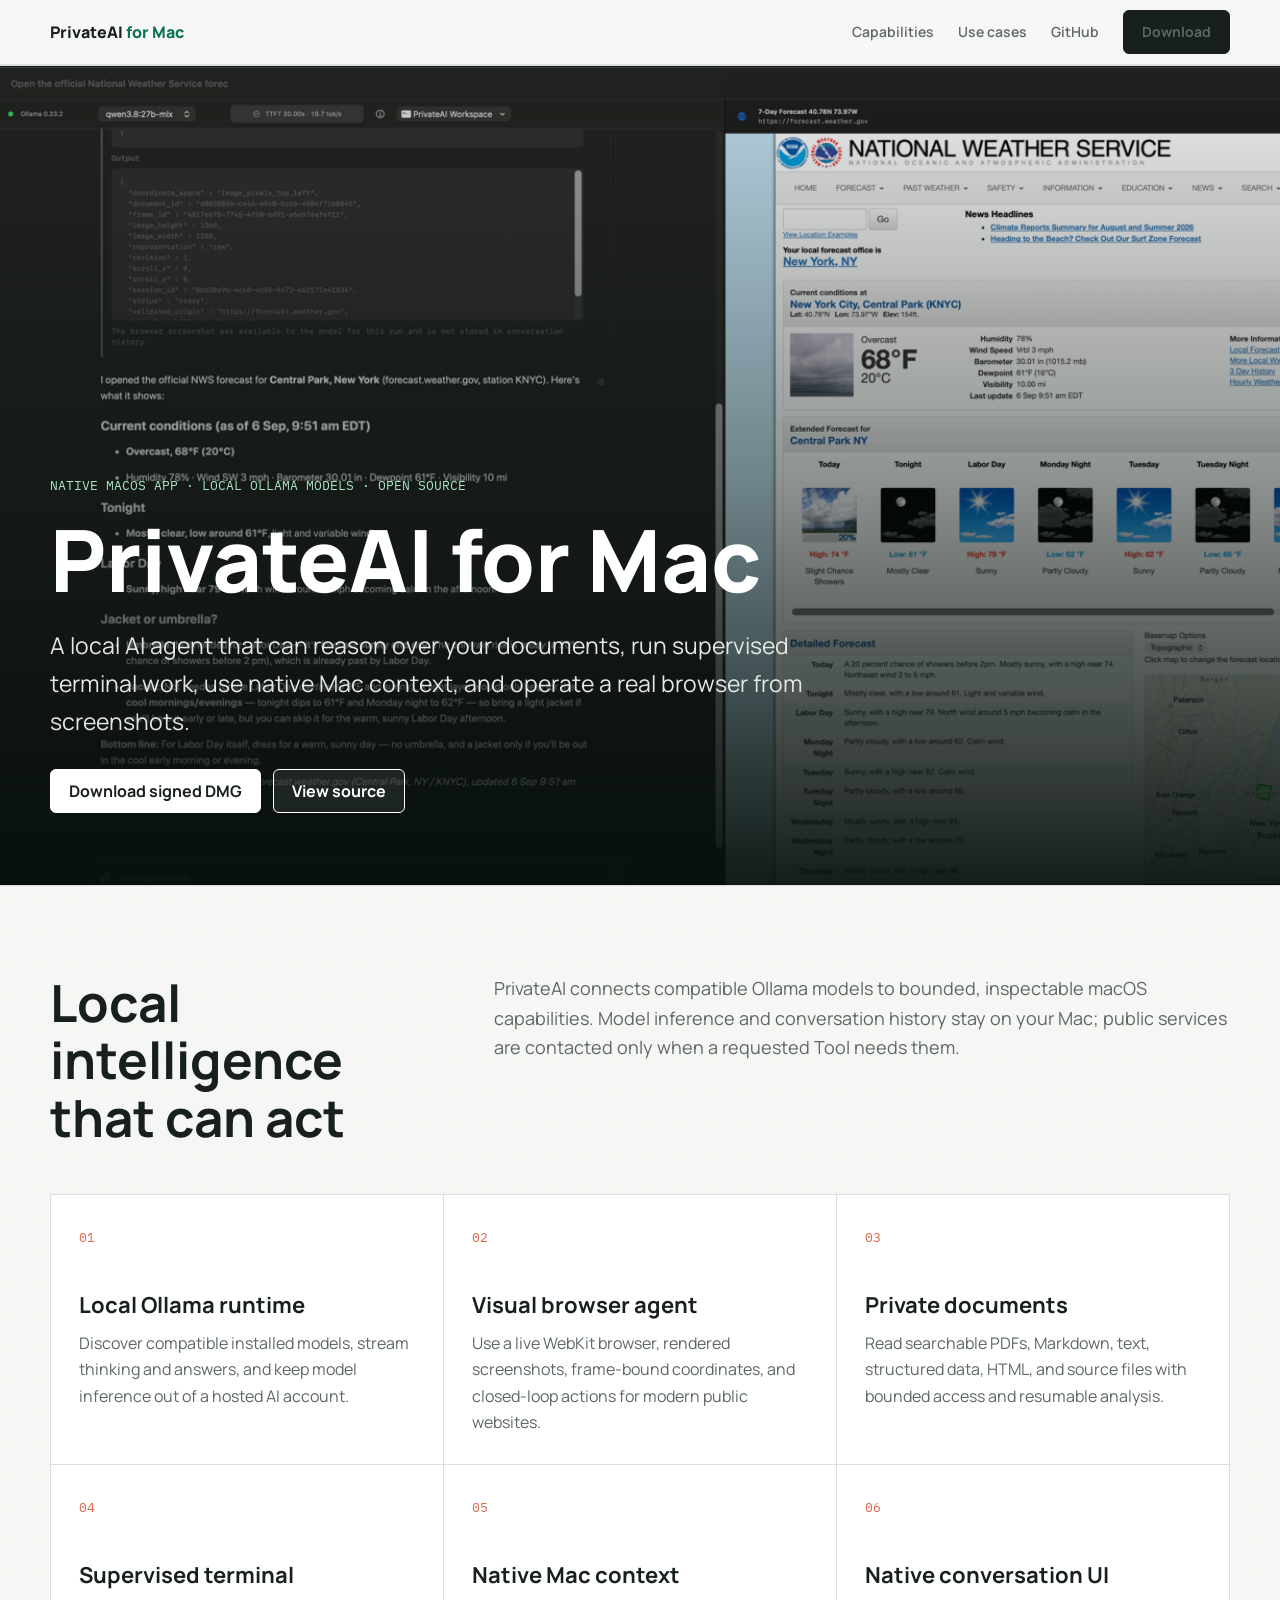
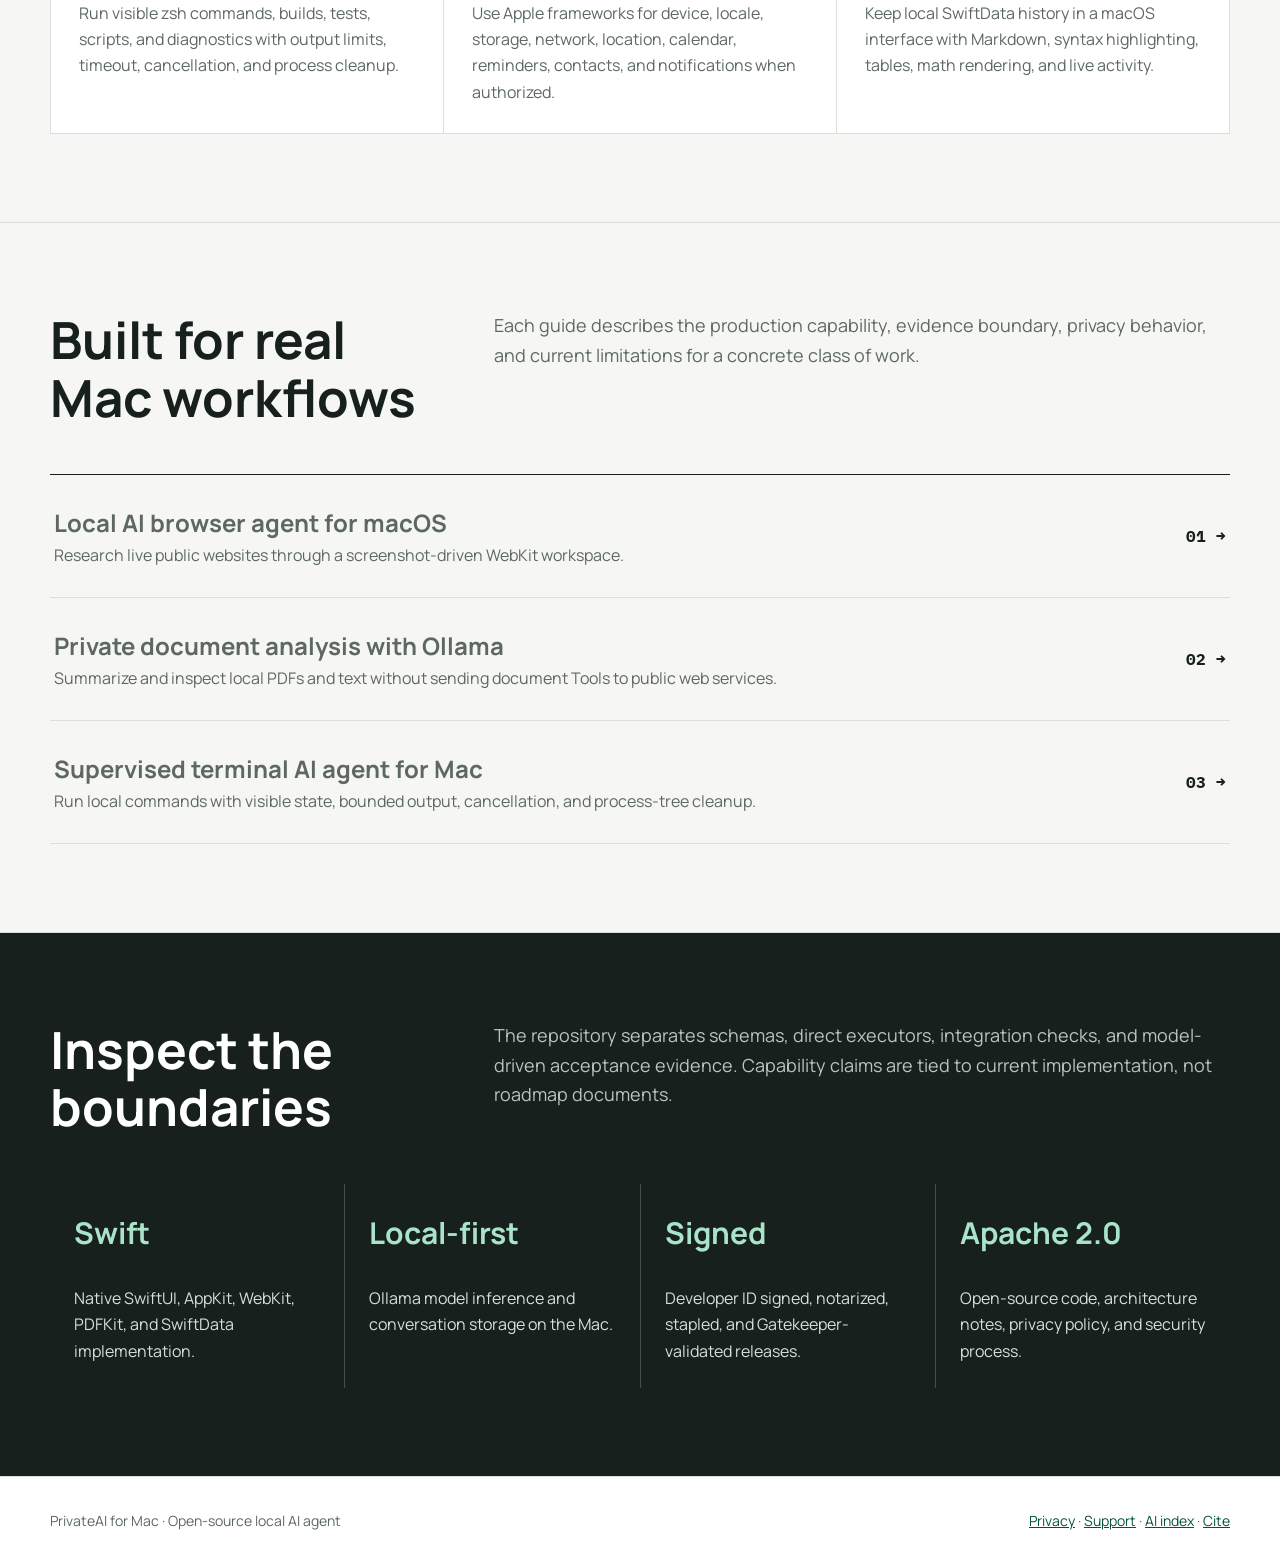
<file: docs/index.html>
<!doctype html>
<html lang="en">
<head>
  <meta charset="utf-8">
  <meta name="viewport" content="width=device-width, initial-scale=1">
  <title>PrivateAI for Mac — Local AI Agent powered by Ollama</title>
  <meta name="description" content="PrivateAI for Mac is an open-source native macOS AI agent for local Ollama models, private document analysis, supervised terminal work, and visual browser computer use.">
  <meta name="keywords" content="PrivateAI for Mac, local AI agent, macOS AI assistant, Ollama Mac app, on-device AI, private AI, local LLM, browser computer use, document analysis">
  <link rel="canonical" href="https://jacobjiangwei.github.io/PrivateAI-for-Mac/">
  <link rel="icon" href="favicon.png" type="image/png">
  <link rel="stylesheet" href="styles.css">
  <meta property="og:type" content="website">
  <meta property="og:title" content="PrivateAI for Mac — Local AI Agent powered by Ollama">
  <meta property="og:description" content="A native macOS agent for local Ollama models, documents, supervised terminal work, native Mac context, and visual browser tasks.">
  <meta property="og:url" content="https://jacobjiangwei.github.io/PrivateAI-for-Mac/">
  <meta property="og:image" content="https://jacobjiangwei.github.io/PrivateAI-for-Mac/images/privateai-browser-workspace.png">
  <meta name="twitter:card" content="summary_large_image">
  <script type="application/ld+json">
  {
    "@context": "https://schema.org",
    "@type": "SoftwareApplication",
    "name": "PrivateAI for Mac",
    "alternateName": "PrivateAI",
    "applicationCategory": "UtilitiesApplication",
    "operatingSystem": "macOS",
    "description": "Open-source native macOS AI agent for local Ollama models, private document analysis, supervised terminal work, native Mac context, and screenshot-driven browser computer use.",
    "url": "https://jacobjiangwei.github.io/PrivateAI-for-Mac/",
    "downloadUrl": "https://github.com/jacobjiangwei/PrivateAI-for-Mac/releases/latest",
    "softwareHelp": "https://github.com/jacobjiangwei/PrivateAI-for-Mac/blob/main/docs/support.md",
    "license": "https://www.apache.org/licenses/LICENSE-2.0",
    "codeRepository": "https://github.com/jacobjiangwei/PrivateAI-for-Mac",
    "image": "https://jacobjiangwei.github.io/PrivateAI-for-Mac/images/privateai-browser-workspace.png",
    "offers": {"@type": "Offer", "price": "0", "priceCurrency": "USD"}
  }
  </script>
</head>
<body>
  <header class="site-header">
    <nav class="nav" aria-label="Primary navigation">
      <a class="brand" href="./">PrivateAI <span>for Mac</span></a>
      <div class="nav-links">
        <a href="#capabilities">Capabilities</a>
        <a href="#use-cases">Use cases</a>
        <a href="https://github.com/jacobjiangwei/PrivateAI-for-Mac">GitHub</a>
        <a class="button" href="https://github.com/jacobjiangwei/PrivateAI-for-Mac/releases/latest">Download</a>
      </div>
    </nav>
  </header>

  <main>
    <section class="hero" aria-labelledby="hero-title">
      <img class="hero-image" src="images/privateai-browser-workspace.png" alt="PrivateAI for Mac answering a Central Park weather question using the National Weather Service website">
      <div class="hero-content">
        <p class="eyebrow">Native macOS app · Local Ollama models · Open source</p>
        <h1 id="hero-title">PrivateAI for Mac</h1>
        <p class="hero-copy">A local AI agent that can reason over your documents, run supervised terminal work, use native Mac context, and operate a real browser from screenshots.</p>
        <div class="actions">
          <a class="button" href="https://github.com/jacobjiangwei/PrivateAI-for-Mac/releases/latest">Download signed DMG</a>
          <a class="button secondary" href="https://github.com/jacobjiangwei/PrivateAI-for-Mac">View source</a>
        </div>
      </div>
    </section>

    <section id="capabilities">
      <div class="section-inner">
        <div class="section-heading">
          <h2>Local intelligence that can act</h2>
          <p>PrivateAI connects compatible Ollama models to bounded, inspectable macOS capabilities. Model inference and conversation history stay on your Mac; public services are contacted only when a requested Tool needs them.</p>
        </div>
        <div class="capabilities">
          <article class="capability"><span class="number">01</span><h3>Local Ollama runtime</h3><p>Discover compatible installed models, stream thinking and answers, and keep model inference out of a hosted AI account.</p></article>
          <article class="capability"><span class="number">02</span><h3>Visual browser agent</h3><p>Use a live WebKit browser, rendered screenshots, frame-bound coordinates, and closed-loop actions for modern public websites.</p></article>
          <article class="capability"><span class="number">03</span><h3>Private documents</h3><p>Read searchable PDFs, Markdown, text, structured data, HTML, and source files with bounded access and resumable analysis.</p></article>
          <article class="capability"><span class="number">04</span><h3>Supervised terminal</h3><p>Run visible zsh commands, builds, tests, scripts, and diagnostics with output limits, timeout, cancellation, and process cleanup.</p></article>
          <article class="capability"><span class="number">05</span><h3>Native Mac context</h3><p>Use Apple frameworks for device, locale, storage, network, location, calendar, reminders, contacts, and notifications when authorized.</p></article>
          <article class="capability"><span class="number">06</span><h3>Native conversation UI</h3><p>Keep local SwiftData history in a macOS interface with Markdown, syntax highlighting, tables, math rendering, and live activity.</p></article>
        </div>
      </div>
    </section>

    <section id="use-cases">
      <div class="section-inner">
        <div class="section-heading">
          <h2>Built for real Mac workflows</h2>
          <p>Each guide describes the production capability, evidence boundary, privacy behavior, and current limitations for a concrete class of work.</p>
        </div>
        <div class="use-case-list">
          <a class="use-case-link" href="use-cases/local-ai-browser-agent.html"><span><strong>Local AI browser agent for macOS</strong>Research live public websites through a screenshot-driven WebKit workspace.</span><b>01 →</b></a>
          <a class="use-case-link" href="use-cases/private-document-analysis.html"><span><strong>Private document analysis with Ollama</strong>Summarize and inspect local PDFs and text without sending document Tools to public web services.</span><b>02 →</b></a>
          <a class="use-case-link" href="use-cases/supervised-terminal-agent.html"><span><strong>Supervised terminal AI agent for Mac</strong>Run local commands with visible state, bounded output, cancellation, and process-tree cleanup.</span><b>03 →</b></a>
        </div>
      </div>
    </section>

    <section class="proof">
      <div class="section-inner">
        <div class="section-heading">
          <h2>Inspect the boundaries</h2>
          <p>The repository separates schemas, direct executors, integration checks, and model-driven acceptance evidence. Capability claims are tied to current implementation, not roadmap documents.</p>
        </div>
        <div class="fact-grid">
          <div class="fact"><strong>Swift</strong><span>Native SwiftUI, AppKit, WebKit, PDFKit, and SwiftData implementation.</span></div>
          <div class="fact"><strong>Local-first</strong><span>Ollama model inference and conversation storage on the Mac.</span></div>
          <div class="fact"><strong>Signed</strong><span>Developer ID signed, notarized, stapled, and Gatekeeper-validated releases.</span></div>
          <div class="fact"><strong>Apache 2.0</strong><span>Open-source code, architecture notes, privacy policy, and security process.</span></div>
        </div>
      </div>
    </section>
  </main>

  <footer>
    <div class="footer-inner">
      <span>PrivateAI for Mac · Open-source local AI agent</span>
      <span><a href="privacy-policy.html">Privacy</a> · <a href="support.html">Support</a> · <a href="llms.txt">AI index</a> · <a href="https://github.com/jacobjiangwei/PrivateAI-for-Mac/blob/main/CITATION.cff">Cite</a></span>
    </div>
  </footer>
</body>
</html>
</file>
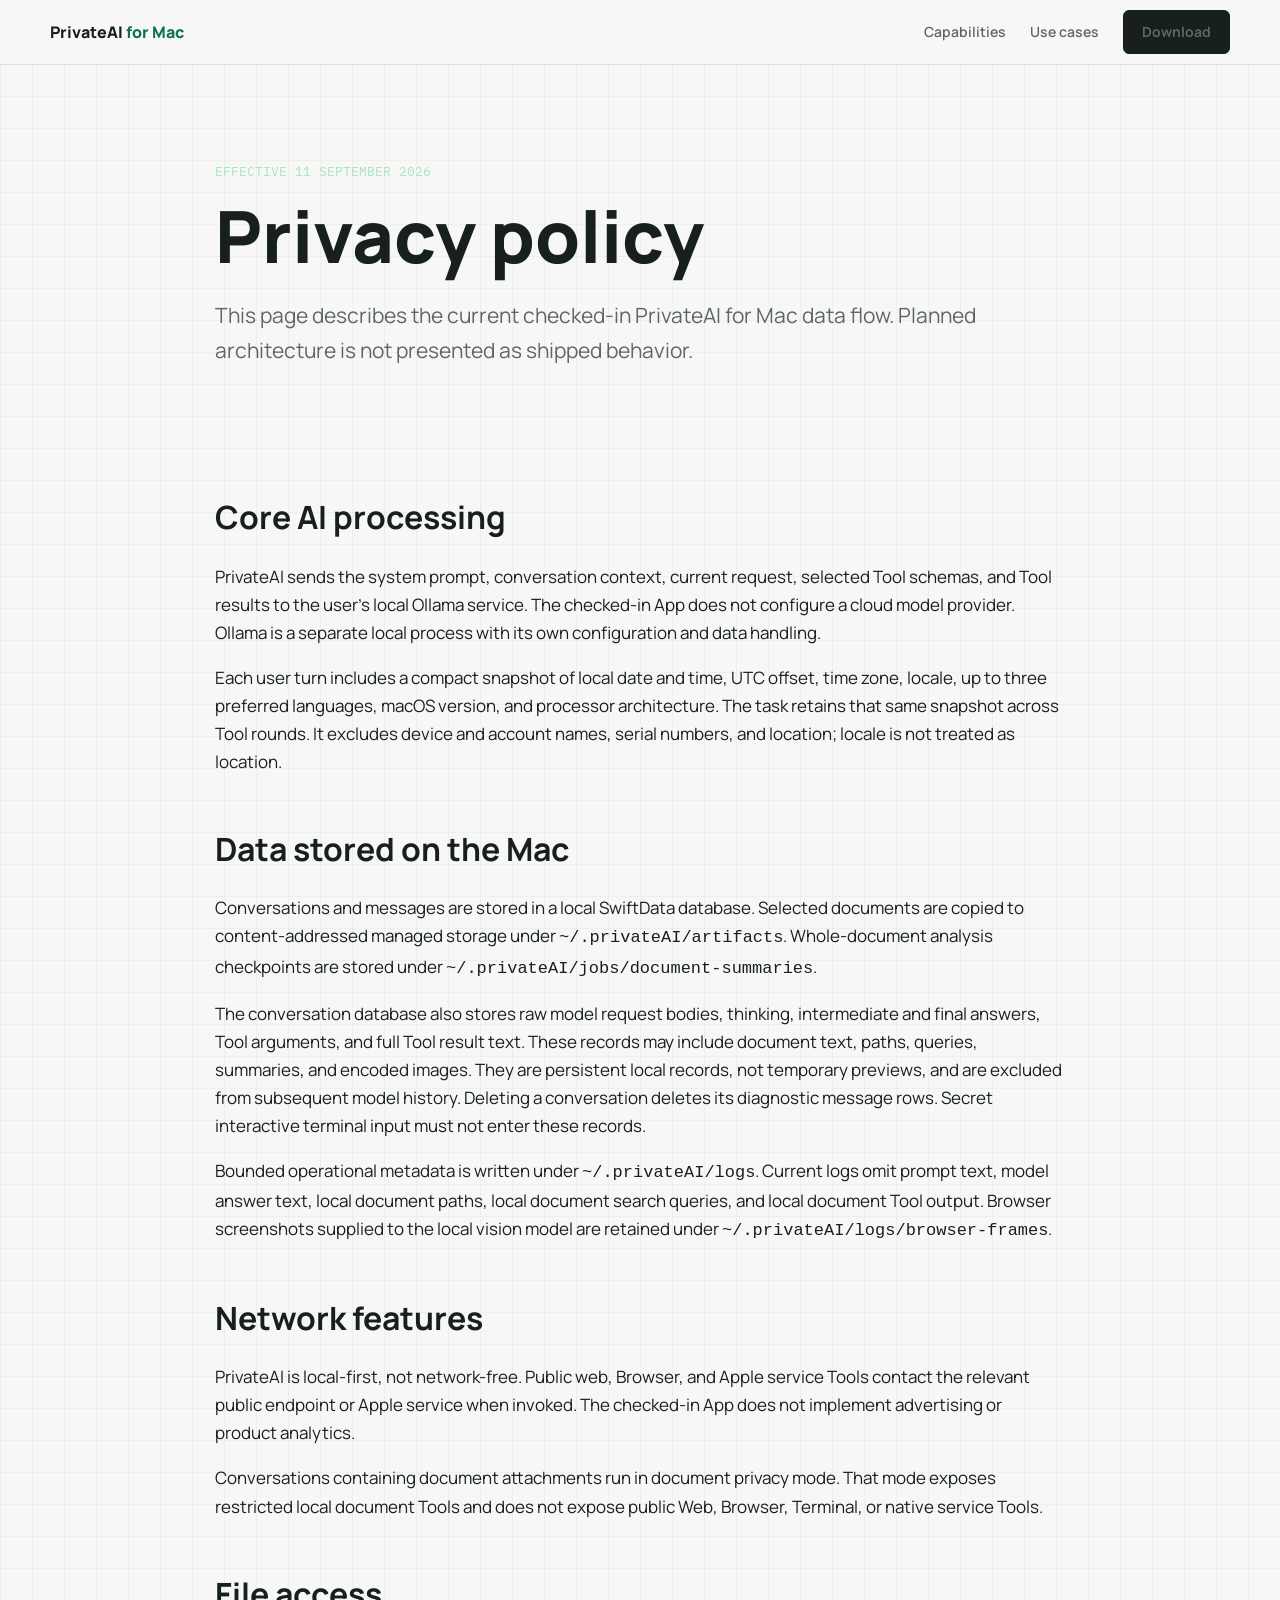
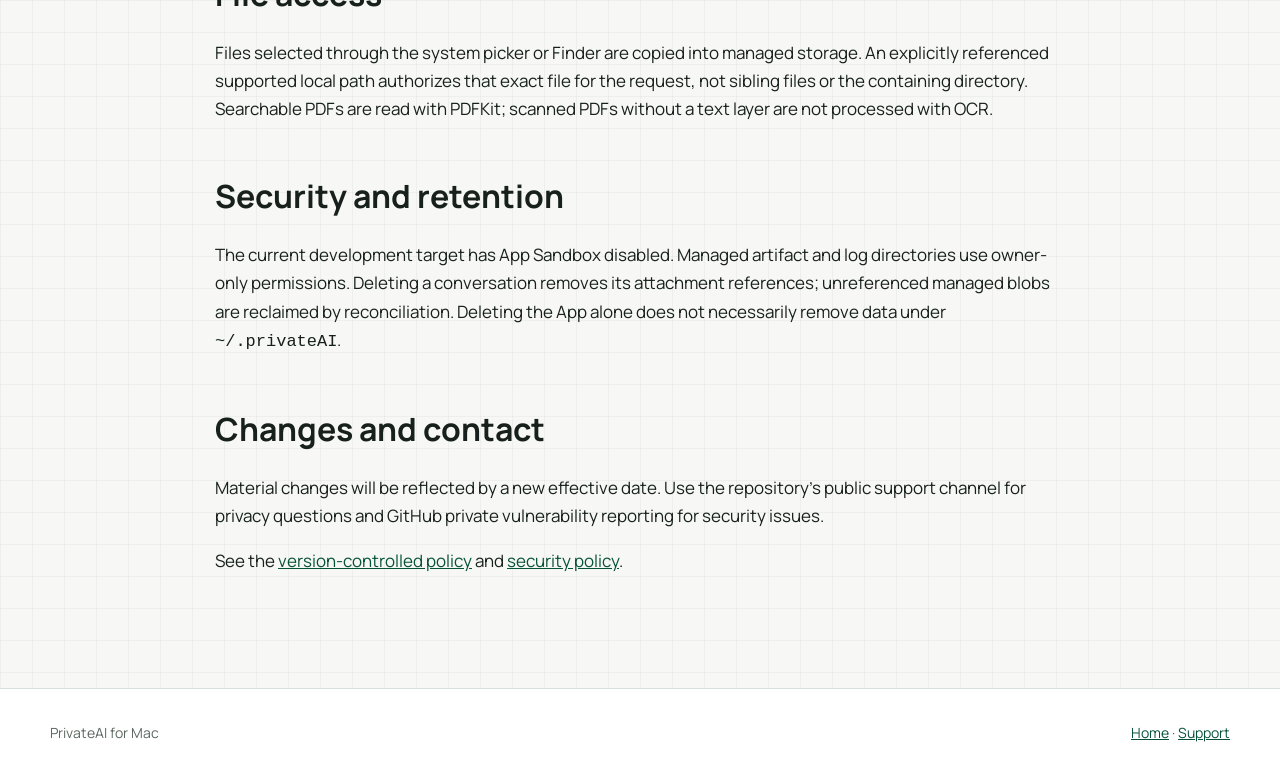
<file: docs/privacy-policy.html>
<!doctype html>
<html lang="en">
<head>
  <meta charset="utf-8"><meta name="viewport" content="width=device-width, initial-scale=1">
  <title>Privacy Policy — PrivateAI for Mac</title>
  <meta name="description" content="Privacy model and current data flows for PrivateAI for Mac, a local Ollama-powered macOS AI agent.">
  <link rel="canonical" href="https://jacobjiangwei.github.io/PrivateAI-for-Mac/privacy-policy.html">
  <link rel="icon" href="favicon.png" type="image/png">
  <link rel="stylesheet" href="styles.css">
</head>
<body>
  <header class="site-header"><nav class="nav" aria-label="Primary navigation"><a class="brand" href="./">PrivateAI <span>for Mac</span></a><div class="nav-links"><a href="./#capabilities">Capabilities</a><a href="./#use-cases">Use cases</a><a class="button" href="https://github.com/jacobjiangwei/PrivateAI-for-Mac/releases/latest">Download</a></div></nav></header>
  <main>
    <header class="article-header"><p class="eyebrow">Effective 11 September 2026</p><h1>Privacy policy</h1><p class="lede">This page describes the current checked-in PrivateAI for Mac data flow. Planned architecture is not presented as shipped behavior.</p></header>
    <article class="article-body">
      <h2>Core AI processing</h2>
      <p>PrivateAI sends the system prompt, conversation context, current request, selected Tool schemas, and Tool results to the user's local Ollama service. The checked-in App does not configure a cloud model provider. Ollama is a separate local process with its own configuration and data handling.</p>
      <p>Each user turn includes a compact snapshot of local date and time, UTC offset, time zone, locale, up to three preferred languages, macOS version, and processor architecture. The task retains that same snapshot across Tool rounds. It excludes device and account names, serial numbers, and location; locale is not treated as location.</p>
      <h2>Data stored on the Mac</h2>
      <p>Conversations and messages are stored in a local SwiftData database. Selected documents are copied to content-addressed managed storage under <code>~/.privateAI/artifacts</code>. Whole-document analysis checkpoints are stored under <code>~/.privateAI/jobs/document-summaries</code>.</p>
      <p>The conversation database also stores raw model request bodies, thinking, intermediate and final answers, Tool arguments, and full Tool result text. These records may include document text, paths, queries, summaries, and encoded images. They are persistent local records, not temporary previews, and are excluded from subsequent model history. Deleting a conversation deletes its diagnostic message rows. Secret interactive terminal input must not enter these records.</p>
      <p>Bounded operational metadata is written under <code>~/.privateAI/logs</code>. Current logs omit prompt text, model answer text, local document paths, local document search queries, and local document Tool output. Browser screenshots supplied to the local vision model are retained under <code>~/.privateAI/logs/browser-frames</code>.</p>
      <h2>Network features</h2>
      <p>PrivateAI is local-first, not network-free. Public web, Browser, and Apple service Tools contact the relevant public endpoint or Apple service when invoked. The checked-in App does not implement advertising or product analytics.</p>
      <p>Conversations containing document attachments run in document privacy mode. That mode exposes restricted local document Tools and does not expose public Web, Browser, Terminal, or native service Tools.</p>
      <h2>File access</h2>
      <p>Files selected through the system picker or Finder are copied into managed storage. An explicitly referenced supported local path authorizes that exact file for the request, not sibling files or the containing directory. Searchable PDFs are read with PDFKit; scanned PDFs without a text layer are not processed with OCR.</p>
      <h2>Security and retention</h2>
      <p>The current development target has App Sandbox disabled. Managed artifact and log directories use owner-only permissions. Deleting a conversation removes its attachment references; unreferenced managed blobs are reclaimed by reconciliation. Deleting the App alone does not necessarily remove data under <code>~/.privateAI</code>.</p>
      <h2>Changes and contact</h2>
      <p>Material changes will be reflected by a new effective date. Use the repository's public support channel for privacy questions and GitHub private vulnerability reporting for security issues.</p>
      <p>See the <a href="https://github.com/jacobjiangwei/PrivateAI-for-Mac/blob/main/docs/privacy-policy.md">version-controlled policy</a> and <a href="https://github.com/jacobjiangwei/PrivateAI-for-Mac/security/policy">security policy</a>.</p>
    </article>
  </main>
  <footer><div class="footer-inner"><span>PrivateAI for Mac</span><span><a href="./">Home</a> · <a href="support.html">Support</a></span></div></footer>
</body>
</html>
</file>
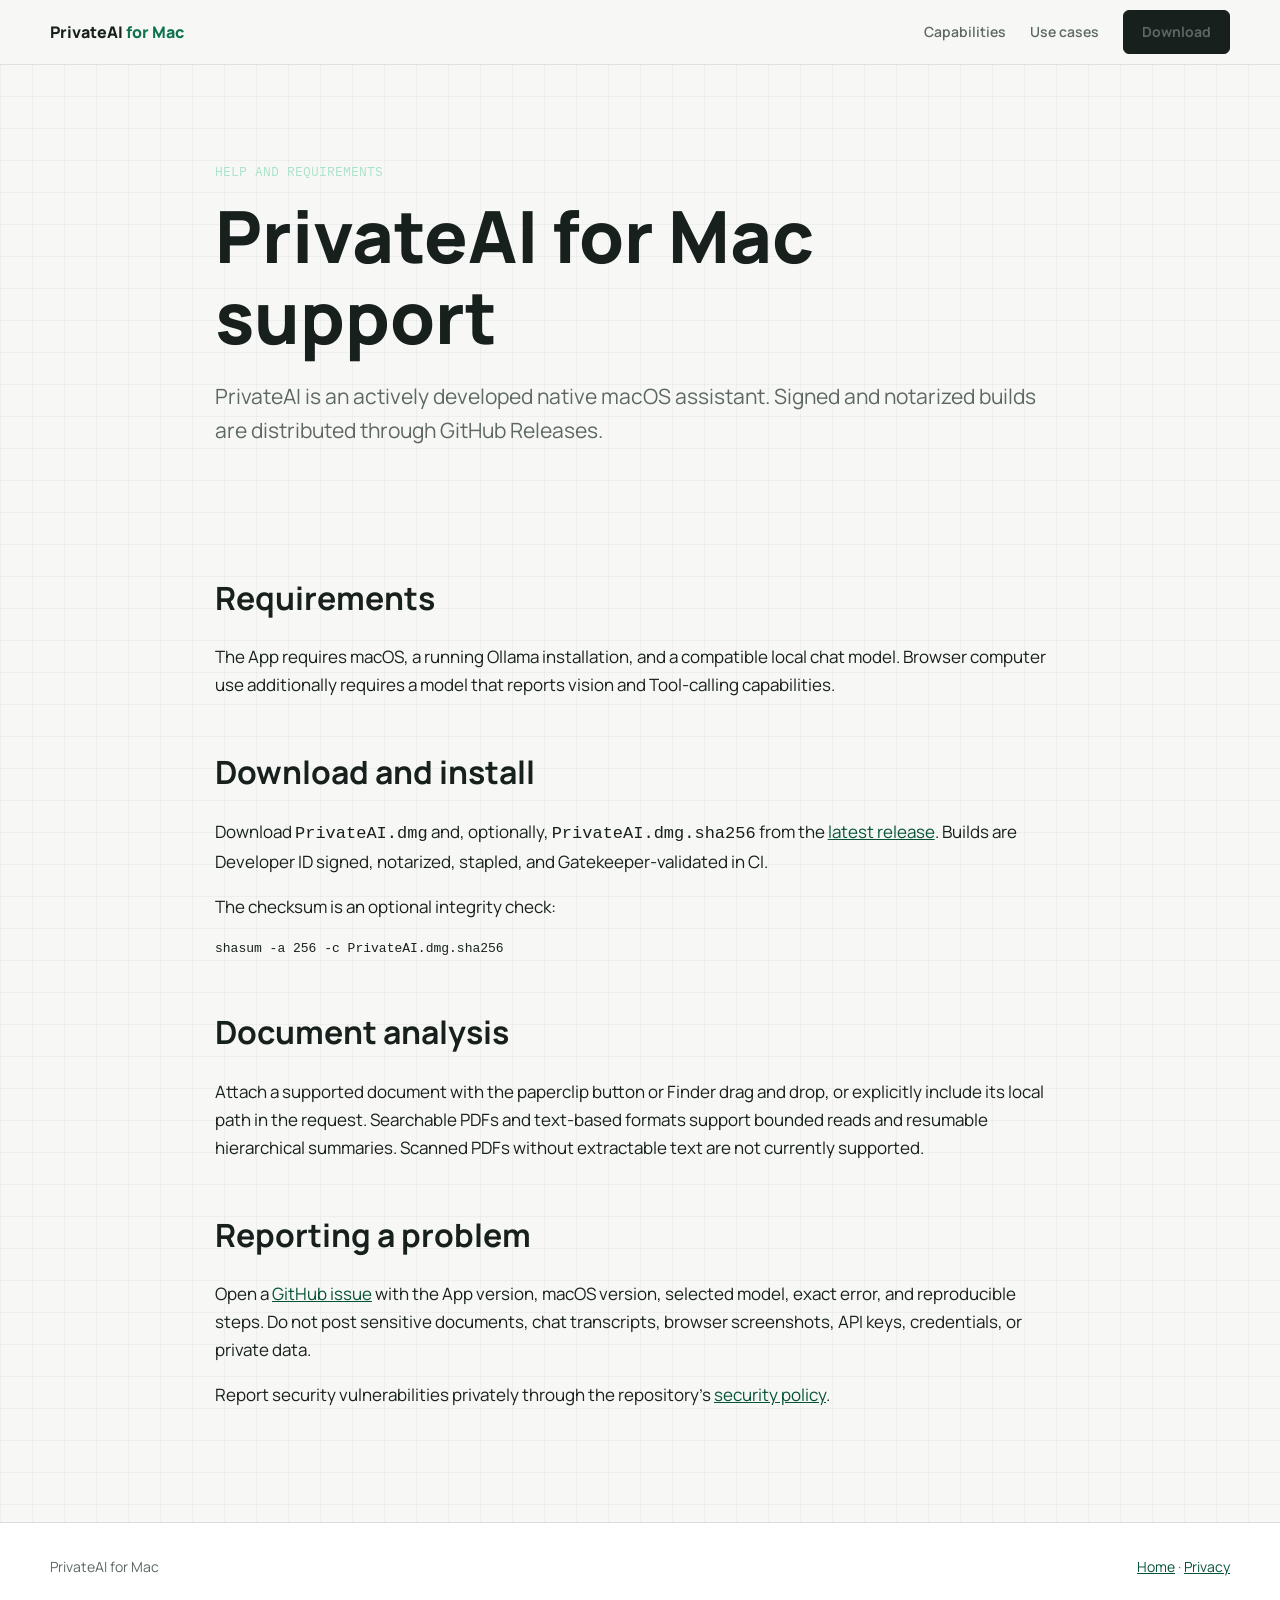
<file: docs/support.html>
<!doctype html>
<html lang="en">
<head>
  <meta charset="utf-8"><meta name="viewport" content="width=device-width, initial-scale=1">
  <title>Support — PrivateAI for Mac</title>
  <meta name="description" content="Download help, requirements, document support, and issue reporting guidance for PrivateAI for Mac.">
  <link rel="canonical" href="https://jacobjiangwei.github.io/PrivateAI-for-Mac/support.html">
  <link rel="icon" href="favicon.png" type="image/png">
  <link rel="stylesheet" href="styles.css">
</head>
<body>
  <header class="site-header"><nav class="nav" aria-label="Primary navigation"><a class="brand" href="./">PrivateAI <span>for Mac</span></a><div class="nav-links"><a href="./#capabilities">Capabilities</a><a href="./#use-cases">Use cases</a><a class="button" href="https://github.com/jacobjiangwei/PrivateAI-for-Mac/releases/latest">Download</a></div></nav></header>
  <main>
    <header class="article-header"><p class="eyebrow">Help and requirements</p><h1>PrivateAI for Mac support</h1><p class="lede">PrivateAI is an actively developed native macOS assistant. Signed and notarized builds are distributed through GitHub Releases.</p></header>
    <article class="article-body">
      <h2>Requirements</h2>
      <p>The App requires macOS, a running Ollama installation, and a compatible local chat model. Browser computer use additionally requires a model that reports vision and Tool-calling capabilities.</p>
      <h2>Download and install</h2>
      <p>Download <code>PrivateAI.dmg</code> and, optionally, <code>PrivateAI.dmg.sha256</code> from the <a href="https://github.com/jacobjiangwei/PrivateAI-for-Mac/releases/latest">latest release</a>. Builds are Developer ID signed, notarized, stapled, and Gatekeeper-validated in CI.</p>
      <p>The checksum is an optional integrity check:</p>
      <pre><code>shasum -a 256 -c PrivateAI.dmg.sha256</code></pre>
      <h2>Document analysis</h2>
      <p>Attach a supported document with the paperclip button or Finder drag and drop, or explicitly include its local path in the request. Searchable PDFs and text-based formats support bounded reads and resumable hierarchical summaries. Scanned PDFs without extractable text are not currently supported.</p>
      <h2>Reporting a problem</h2>
      <p>Open a <a href="https://github.com/jacobjiangwei/PrivateAI-for-Mac/issues">GitHub issue</a> with the App version, macOS version, selected model, exact error, and reproducible steps. Do not post sensitive documents, chat transcripts, browser screenshots, API keys, credentials, or private data.</p>
      <p>Report security vulnerabilities privately through the repository's <a href="https://github.com/jacobjiangwei/PrivateAI-for-Mac/security/policy">security policy</a>.</p>
    </article>
  </main>
  <footer><div class="footer-inner"><span>PrivateAI for Mac</span><span><a href="./">Home</a> · <a href="privacy-policy.html">Privacy</a></span></div></footer>
</body>
</html>
</file>
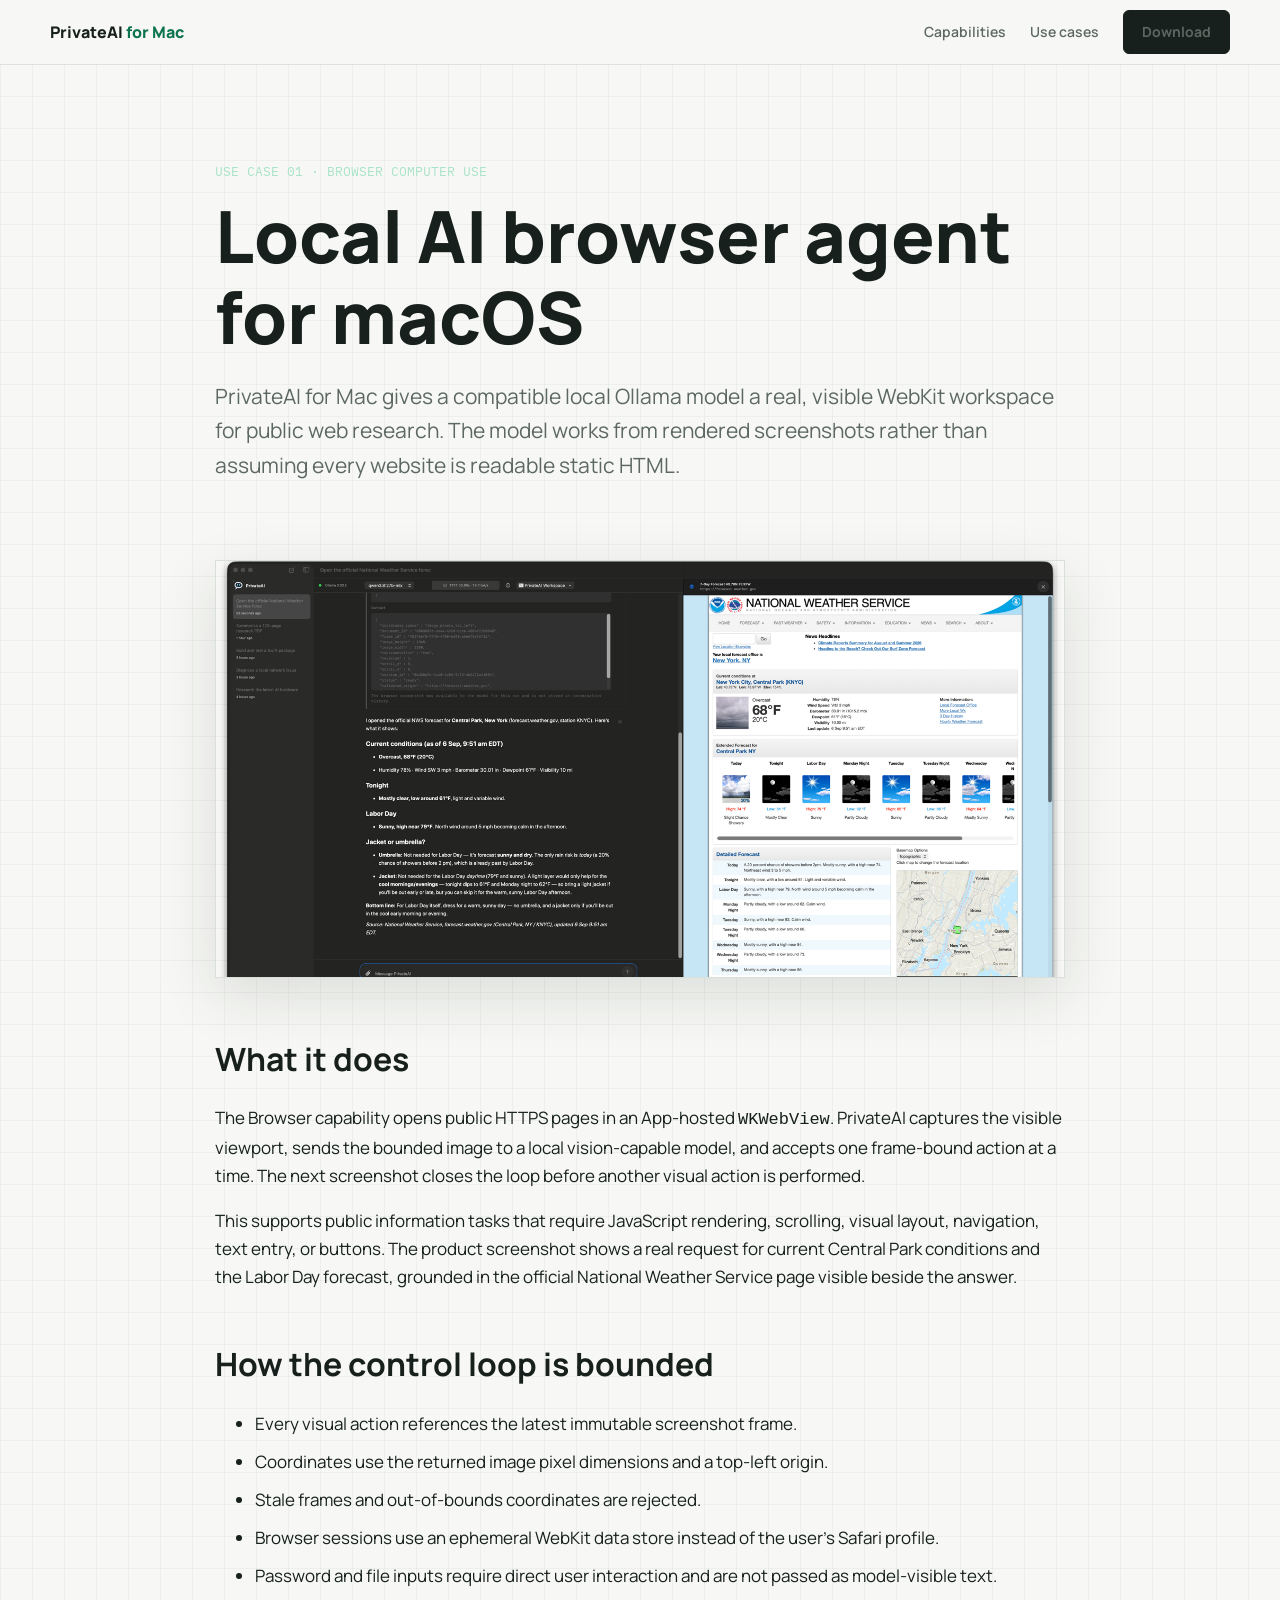
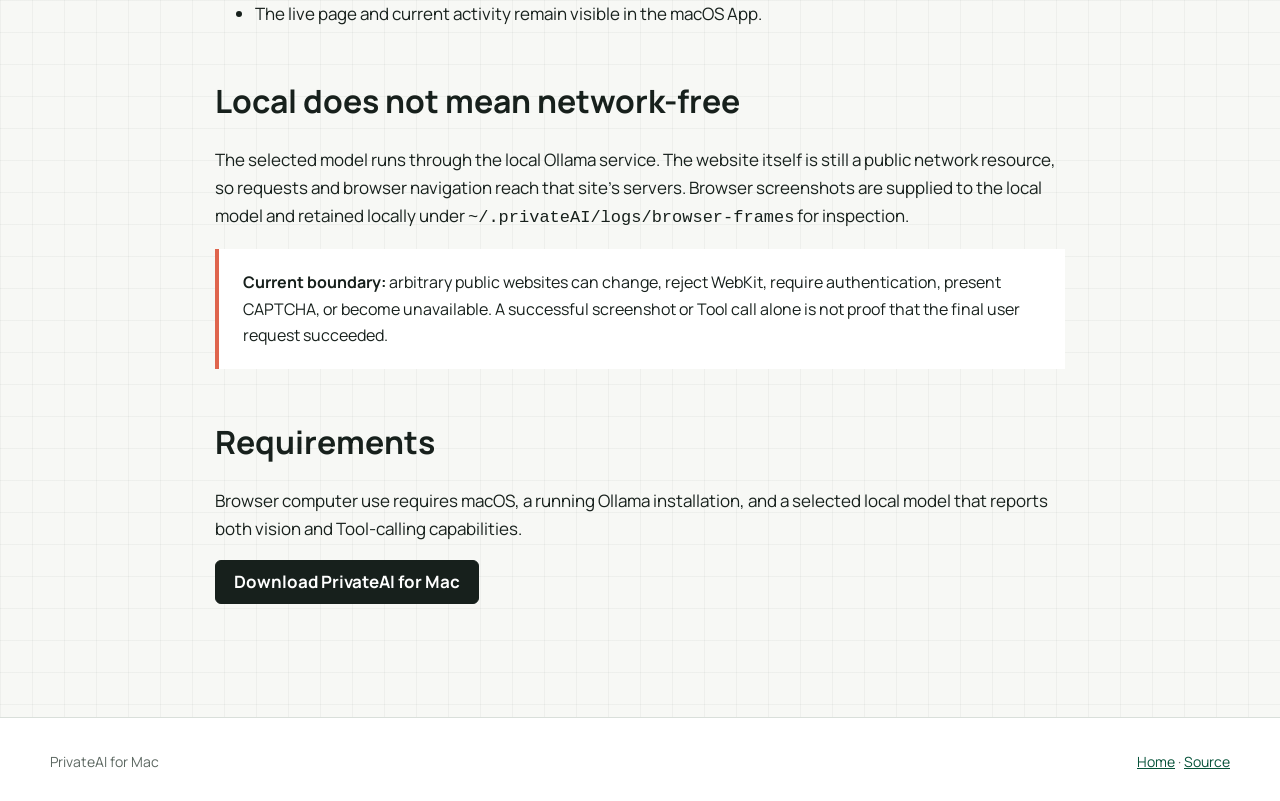
<file: docs/use-cases/local-ai-browser-agent.html>
<!doctype html>
<html lang="en">
<head>
  <meta charset="utf-8"><meta name="viewport" content="width=device-width, initial-scale=1">
  <title>Local AI Browser Agent for macOS — PrivateAI for Mac</title>
  <meta name="description" content="Use a local Ollama vision model with a real WebKit browser on macOS for screenshot-driven public web research and interaction.">
  <link rel="canonical" href="https://jacobjiangwei.github.io/PrivateAI-for-Mac/use-cases/local-ai-browser-agent.html">
  <link rel="icon" href="../favicon.png" type="image/png">
  <link rel="stylesheet" href="../styles.css">
  <meta property="og:title" content="Local AI Browser Agent for macOS">
  <meta property="og:description" content="How PrivateAI for Mac uses local Ollama vision models and screenshot-driven WebKit browser computer use.">
  <meta property="og:image" content="https://jacobjiangwei.github.io/PrivateAI-for-Mac/images/privateai-browser-workspace.png">
</head>
<body>
  <header class="site-header"><nav class="nav" aria-label="Primary navigation"><a class="brand" href="../">PrivateAI <span>for Mac</span></a><div class="nav-links"><a href="../#capabilities">Capabilities</a><a href="../#use-cases">Use cases</a><a class="button" href="https://github.com/jacobjiangwei/PrivateAI-for-Mac/releases/latest">Download</a></div></nav></header>
  <main>
    <header class="article-header">
      <p class="eyebrow">Use case 01 · Browser computer use</p>
      <h1>Local AI browser agent for macOS</h1>
      <p class="lede">PrivateAI for Mac gives a compatible local Ollama model a real, visible WebKit workspace for public web research. The model works from rendered screenshots rather than assuming every website is readable static HTML.</p>
    </header>
    <article class="article-body">
      <img src="../images/privateai-browser-workspace.png" alt="PrivateAI for Mac reading a National Weather Service forecast in its live browser workspace" style="width:100%;height:auto;border:1px solid var(--line);box-shadow:var(--shadow)">
      <h2>What it does</h2>
      <p>The Browser capability opens public HTTPS pages in an App-hosted <code>WKWebView</code>. PrivateAI captures the visible viewport, sends the bounded image to a local vision-capable model, and accepts one frame-bound action at a time. The next screenshot closes the loop before another visual action is performed.</p>
      <p>This supports public information tasks that require JavaScript rendering, scrolling, visual layout, navigation, text entry, or buttons. The product screenshot shows a real request for current Central Park conditions and the Labor Day forecast, grounded in the official National Weather Service page visible beside the answer.</p>
      <h2>How the control loop is bounded</h2>
      <ul>
        <li>Every visual action references the latest immutable screenshot frame.</li>
        <li>Coordinates use the returned image pixel dimensions and a top-left origin.</li>
        <li>Stale frames and out-of-bounds coordinates are rejected.</li>
        <li>Browser sessions use an ephemeral WebKit data store instead of the user's Safari profile.</li>
        <li>Password and file inputs require direct user interaction and are not passed as model-visible text.</li>
        <li>The live page and current activity remain visible in the macOS App.</li>
      </ul>
      <h2>Local does not mean network-free</h2>
      <p>The selected model runs through the local Ollama service. The website itself is still a public network resource, so requests and browser navigation reach that site's servers. Browser screenshots are supplied to the local model and retained locally under <code>~/.privateAI/logs/browser-frames</code> for inspection.</p>
      <div class="note"><strong>Current boundary:</strong> arbitrary public websites can change, reject WebKit, require authentication, present CAPTCHA, or become unavailable. A successful screenshot or Tool call alone is not proof that the final user request succeeded.</div>
      <h2>Requirements</h2>
      <p>Browser computer use requires macOS, a running Ollama installation, and a selected local model that reports both vision and Tool-calling capabilities.</p>
      <p><a class="button" href="https://github.com/jacobjiangwei/PrivateAI-for-Mac/releases/latest">Download PrivateAI for Mac</a></p>
    </article>
  </main>
  <footer><div class="footer-inner"><span>PrivateAI for Mac</span><span><a href="../">Home</a> · <a href="https://github.com/jacobjiangwei/PrivateAI-for-Mac">Source</a></span></div></footer>
</body>
</html>
</file>
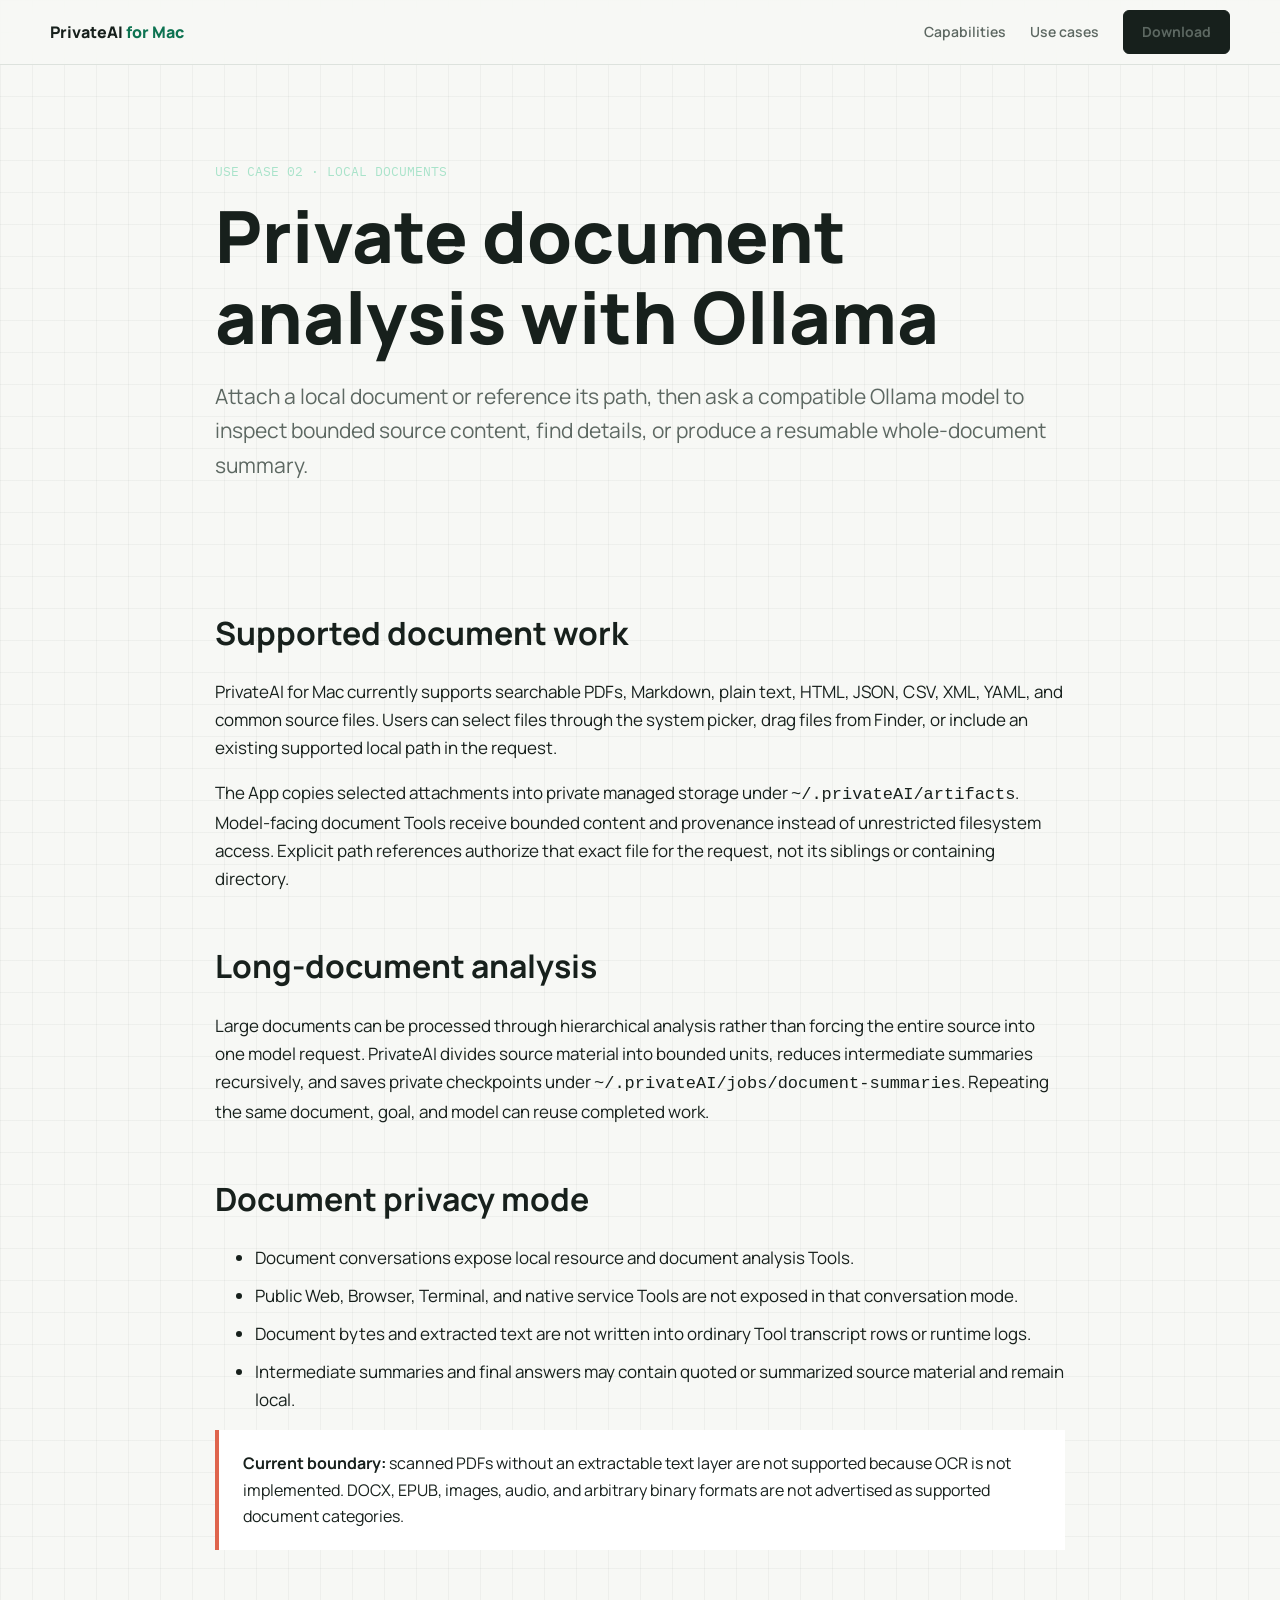
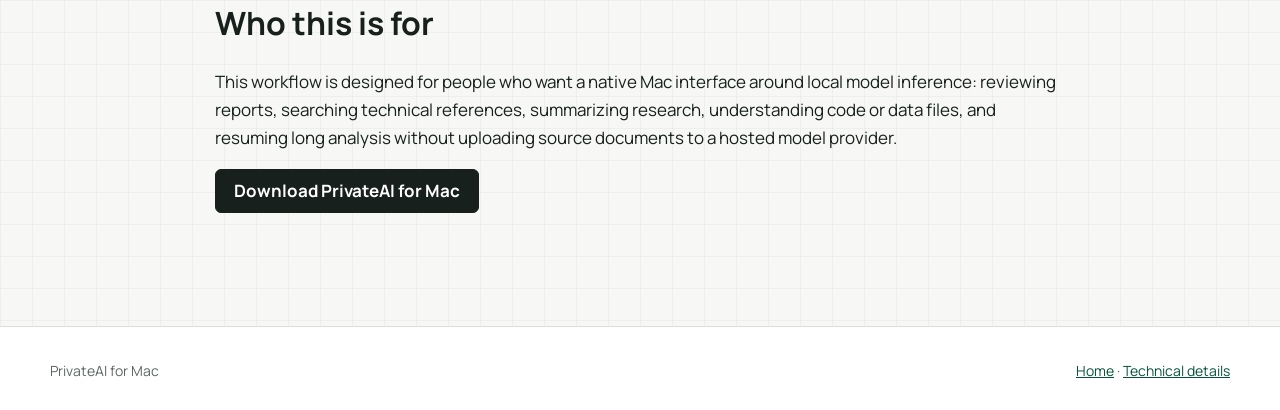
<file: docs/use-cases/private-document-analysis.html>
<!doctype html>
<html lang="en">
<head>
  <meta charset="utf-8"><meta name="viewport" content="width=device-width, initial-scale=1">
  <title>Private Document Analysis with Ollama — PrivateAI for Mac</title>
  <meta name="description" content="Analyze searchable PDFs, Markdown, structured text, HTML, and source files locally on macOS with Ollama and bounded document tools.">
  <link rel="canonical" href="https://jacobjiangwei.github.io/PrivateAI-for-Mac/use-cases/private-document-analysis.html">
  <link rel="icon" href="../favicon.png" type="image/png">
  <link rel="stylesheet" href="../styles.css">
  <meta property="og:title" content="Private Document Analysis with Ollama">
  <meta property="og:description" content="Local macOS document analysis with bounded access, resumable summaries, and document privacy mode.">
</head>
<body>
  <header class="site-header"><nav class="nav" aria-label="Primary navigation"><a class="brand" href="../">PrivateAI <span>for Mac</span></a><div class="nav-links"><a href="../#capabilities">Capabilities</a><a href="../#use-cases">Use cases</a><a class="button" href="https://github.com/jacobjiangwei/PrivateAI-for-Mac/releases/latest">Download</a></div></nav></header>
  <main>
    <header class="article-header">
      <p class="eyebrow">Use case 02 · Local documents</p>
      <h1>Private document analysis with Ollama</h1>
      <p class="lede">Attach a local document or reference its path, then ask a compatible Ollama model to inspect bounded source content, find details, or produce a resumable whole-document summary.</p>
    </header>
    <article class="article-body">
      <h2>Supported document work</h2>
      <p>PrivateAI for Mac currently supports searchable PDFs, Markdown, plain text, HTML, JSON, CSV, XML, YAML, and common source files. Users can select files through the system picker, drag files from Finder, or include an existing supported local path in the request.</p>
      <p>The App copies selected attachments into private managed storage under <code>~/.privateAI/artifacts</code>. Model-facing document Tools receive bounded content and provenance instead of unrestricted filesystem access. Explicit path references authorize that exact file for the request, not its siblings or containing directory.</p>
      <h2>Long-document analysis</h2>
      <p>Large documents can be processed through hierarchical analysis rather than forcing the entire source into one model request. PrivateAI divides source material into bounded units, reduces intermediate summaries recursively, and saves private checkpoints under <code>~/.privateAI/jobs/document-summaries</code>. Repeating the same document, goal, and model can reuse completed work.</p>
      <h2>Document privacy mode</h2>
      <ul>
        <li>Document conversations expose local resource and document analysis Tools.</li>
        <li>Public Web, Browser, Terminal, and native service Tools are not exposed in that conversation mode.</li>
        <li>Document bytes and extracted text are not written into ordinary Tool transcript rows or runtime logs.</li>
        <li>Intermediate summaries and final answers may contain quoted or summarized source material and remain local.</li>
      </ul>
      <div class="note"><strong>Current boundary:</strong> scanned PDFs without an extractable text layer are not supported because OCR is not implemented. DOCX, EPUB, images, audio, and arbitrary binary formats are not advertised as supported document categories.</div>
      <h2>Who this is for</h2>
      <p>This workflow is designed for people who want a native Mac interface around local model inference: reviewing reports, searching technical references, summarizing research, understanding code or data files, and resuming long analysis without uploading source documents to a hosted model provider.</p>
      <p><a class="button" href="https://github.com/jacobjiangwei/PrivateAI-for-Mac/releases/latest">Download PrivateAI for Mac</a></p>
    </article>
  </main>
  <footer><div class="footer-inner"><span>PrivateAI for Mac</span><span><a href="../">Home</a> · <a href="https://github.com/jacobjiangwei/PrivateAI-for-Mac/blob/main/docs/product/document-attachments.md">Technical details</a></span></div></footer>
</body>
</html>
</file>
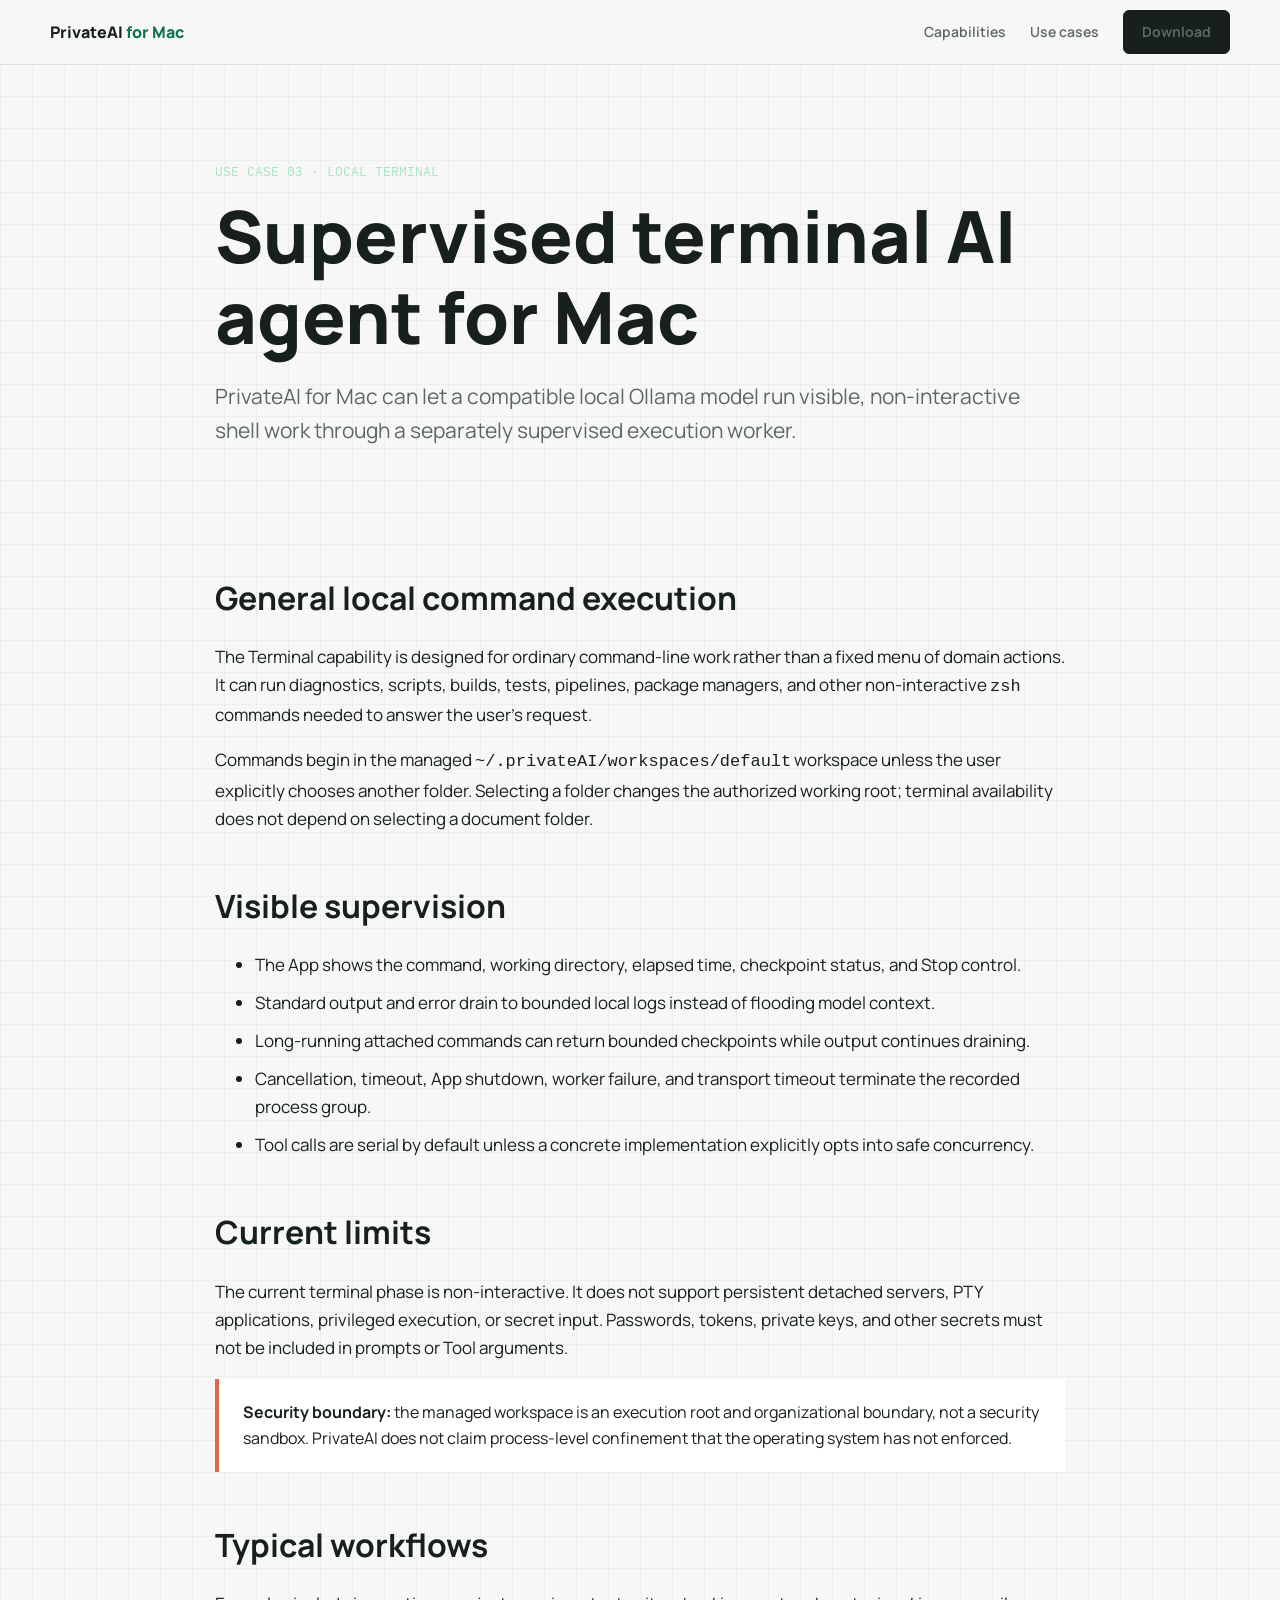
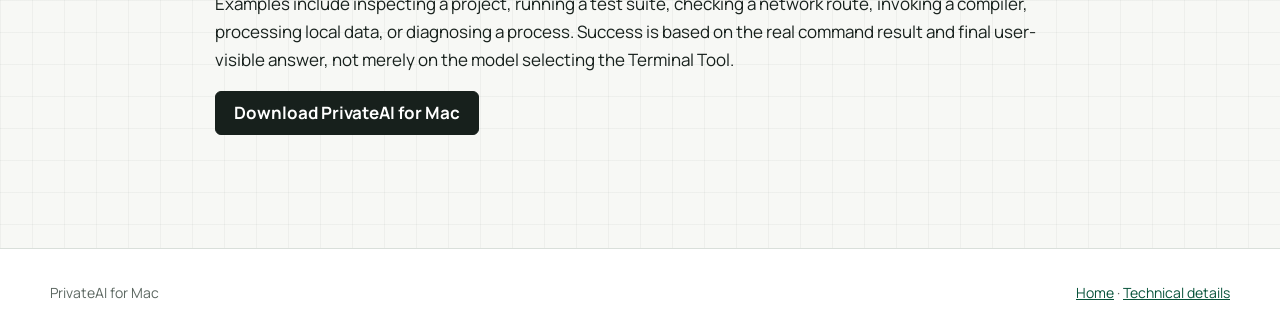
<file: docs/use-cases/supervised-terminal-agent.html>
<!doctype html>
<html lang="en">
<head>
  <meta charset="utf-8"><meta name="viewport" content="width=device-width, initial-scale=1">
  <title>Supervised Terminal AI Agent for Mac — PrivateAI for Mac</title>
  <meta name="description" content="Run supervised local zsh commands, builds, tests, scripts, package managers, and diagnostics from a local Ollama agent on macOS.">
  <link rel="canonical" href="https://jacobjiangwei.github.io/PrivateAI-for-Mac/use-cases/supervised-terminal-agent.html">
  <link rel="icon" href="../favicon.png" type="image/png">
  <link rel="stylesheet" href="../styles.css">
  <meta property="og:title" content="Supervised Terminal AI Agent for Mac">
  <meta property="og:description" content="Visible local command execution with bounded output, checkpoints, cancellation, timeout, and process-tree cleanup.">
</head>
<body>
  <header class="site-header"><nav class="nav" aria-label="Primary navigation"><a class="brand" href="../">PrivateAI <span>for Mac</span></a><div class="nav-links"><a href="../#capabilities">Capabilities</a><a href="../#use-cases">Use cases</a><a class="button" href="https://github.com/jacobjiangwei/PrivateAI-for-Mac/releases/latest">Download</a></div></nav></header>
  <main>
    <header class="article-header">
      <p class="eyebrow">Use case 03 · Local terminal</p>
      <h1>Supervised terminal AI agent for Mac</h1>
      <p class="lede">PrivateAI for Mac can let a compatible local Ollama model run visible, non-interactive shell work through a separately supervised execution worker.</p>
    </header>
    <article class="article-body">
      <h2>General local command execution</h2>
      <p>The Terminal capability is designed for ordinary command-line work rather than a fixed menu of domain actions. It can run diagnostics, scripts, builds, tests, pipelines, package managers, and other non-interactive <code>zsh</code> commands needed to answer the user's request.</p>
      <p>Commands begin in the managed <code>~/.privateAI/workspaces/default</code> workspace unless the user explicitly chooses another folder. Selecting a folder changes the authorized working root; terminal availability does not depend on selecting a document folder.</p>
      <h2>Visible supervision</h2>
      <ul>
        <li>The App shows the command, working directory, elapsed time, checkpoint status, and Stop control.</li>
        <li>Standard output and error drain to bounded local logs instead of flooding model context.</li>
        <li>Long-running attached commands can return bounded checkpoints while output continues draining.</li>
        <li>Cancellation, timeout, App shutdown, worker failure, and transport timeout terminate the recorded process group.</li>
        <li>Tool calls are serial by default unless a concrete implementation explicitly opts into safe concurrency.</li>
      </ul>
      <h2>Current limits</h2>
      <p>The current terminal phase is non-interactive. It does not support persistent detached servers, PTY applications, privileged execution, or secret input. Passwords, tokens, private keys, and other secrets must not be included in prompts or Tool arguments.</p>
      <div class="note"><strong>Security boundary:</strong> the managed workspace is an execution root and organizational boundary, not a security sandbox. PrivateAI does not claim process-level confinement that the operating system has not enforced.</div>
      <h2>Typical workflows</h2>
      <p>Examples include inspecting a project, running a test suite, checking a network route, invoking a compiler, processing local data, or diagnosing a process. Success is based on the real command result and final user-visible answer, not merely on the model selecting the Terminal Tool.</p>
      <p><a class="button" href="https://github.com/jacobjiangwei/PrivateAI-for-Mac/releases/latest">Download PrivateAI for Mac</a></p>
    </article>
  </main>
  <footer><div class="footer-inner"><span>PrivateAI for Mac</span><span><a href="../">Home</a> · <a href="https://github.com/jacobjiangwei/PrivateAI-for-Mac/blob/main/docs/product/terminal-execution-design.md">Technical details</a></span></div></footer>
</body>
</html>
</file>
<file: docs/styles.css>
@import url('https://fonts.googleapis.com/css2?family=IBM+Plex+Mono:wght@500&family=Manrope:wght@400;500;600;700;800&display=swap');

:root {
  color-scheme: light;
  --ink: #17201c;
  --muted: #5d6862;
  --paper: #f7f8f5;
  --surface: #ffffff;
  --line: #d9dfda;
  --green: #0d7351;
  --green-dark: #07533a;
  --coral: #df654d;
  --blue: #315f8f;
  --shadow: 0 18px 55px rgb(23 32 28 / 12%);
  font-family: 'Manrope', sans-serif;
  font-synthesis: none;
}

* { box-sizing: border-box; }

html { scroll-behavior: smooth; }

body {
  margin: 0;
  color: var(--ink);
  background:
    linear-gradient(rgb(23 32 28 / 4%) 1px, transparent 1px),
    linear-gradient(90deg, rgb(23 32 28 / 4%) 1px, transparent 1px),
    var(--paper);
  background-size: 32px 32px;
  line-height: 1.65;
}

a { color: var(--green-dark); }

a:hover { color: var(--coral); }

.site-header {
  position: sticky;
  top: 0;
  z-index: 10;
  border-bottom: 1px solid rgb(217 223 218 / 85%);
  background: rgb(247 248 245 / 92%);
  backdrop-filter: blur(16px);
}

.nav {
  width: min(1180px, calc(100% - 40px));
  min-height: 64px;
  margin: 0 auto;
  display: flex;
  align-items: center;
  justify-content: space-between;
  gap: 24px;
}

.brand {
  color: var(--ink);
  font-weight: 800;
  text-decoration: none;
}

.brand span { color: var(--green); }

.nav-links {
  display: flex;
  align-items: center;
  gap: 24px;
  font-size: 14px;
  font-weight: 600;
}

.nav-links a { color: var(--muted); text-decoration: none; }

.button {
  display: inline-flex;
  min-height: 44px;
  align-items: center;
  justify-content: center;
  padding: 0 18px;
  border: 1px solid var(--ink);
  border-radius: 6px;
  color: #fff;
  background: var(--ink);
  font-weight: 700;
  text-decoration: none;
}

.button:hover { color: #fff; background: var(--green-dark); }

.button.secondary { color: var(--ink); background: transparent; }
.button.secondary:hover { color: var(--green-dark); border-color: var(--green-dark); }

.hero {
  position: relative;
  min-height: min(820px, calc(100vh - 64px));
  display: grid;
  align-items: end;
  overflow: hidden;
  background: #101512;
}

.hero::after {
  content: '';
  position: absolute;
  inset: 0;
  background: linear-gradient(0deg, rgb(6 15 11 / 94%) 0%, rgb(6 15 11 / 45%) 50%, rgb(6 15 11 / 8%) 100%);
  pointer-events: none;
}

.hero-image {
  position: absolute;
  inset: 0;
  width: 100%;
  height: 100%;
  object-fit: cover;
  object-position: center top;
}

.hero-content {
  position: relative;
  z-index: 1;
  width: min(1180px, calc(100% - 40px));
  margin: 0 auto;
  padding: 80px 0 72px;
  color: #fff;
}

.eyebrow {
  margin: 0 0 14px;
  color: #a9e3ca;
  font-family: 'IBM Plex Mono', monospace;
  font-size: 13px;
  text-transform: uppercase;
}

h1, h2, h3 { margin-top: 0; line-height: 1.12; letter-spacing: 0; }

h1 {
  max-width: 880px;
  margin-bottom: 20px;
  font-size: clamp(42px, 7vw, 86px);
  font-weight: 800;
}

.hero-copy {
  max-width: 760px;
  margin: 0 0 28px;
  color: #e2e9e5;
  font-size: clamp(18px, 2vw, 23px);
}

.actions { display: flex; flex-wrap: wrap; gap: 12px; }
.hero .button { border-color: #fff; background: #fff; color: var(--ink); }
.hero .button.secondary { color: #fff; background: rgb(255 255 255 / 8%); }

main section { border-top: 1px solid var(--line); background: rgb(247 248 245 / 92%); }

.section-inner {
  width: min(1180px, calc(100% - 40px));
  margin: 0 auto;
  padding: 88px 0;
}

.section-heading {
  display: grid;
  grid-template-columns: minmax(240px, .7fr) minmax(300px, 1.3fr);
  gap: 48px;
  margin-bottom: 48px;
}

.section-heading h2 { margin-bottom: 0; font-size: clamp(32px, 4vw, 54px); }
.section-heading p { margin: 0; color: var(--muted); font-size: 18px; }

.capabilities {
  display: grid;
  grid-template-columns: repeat(3, 1fr);
  border-top: 1px solid var(--line);
  border-left: 1px solid var(--line);
}

.capability {
  min-height: 250px;
  padding: 28px;
  border-right: 1px solid var(--line);
  border-bottom: 1px solid var(--line);
  background: var(--surface);
}

.capability .number {
  color: var(--coral);
  font-family: 'IBM Plex Mono', monospace;
  font-size: 13px;
}

.capability h3 { margin: 44px 0 12px; font-size: 22px; }
.capability p { margin: 0; color: var(--muted); }

.use-case-list { border-top: 1px solid var(--ink); }

.use-case-link {
  display: grid;
  grid-template-columns: 1fr auto;
  gap: 24px;
  align-items: center;
  padding: 28px 4px;
  border-bottom: 1px solid var(--line);
  color: var(--ink);
  text-decoration: none;
}

.use-case-link:hover { color: var(--green-dark); }
.use-case-link strong { display: block; font-size: 24px; }
.use-case-link span { color: var(--muted); }
.use-case-link b { font-family: 'IBM Plex Mono', monospace; }

.proof {
  background: var(--ink);
  color: #fff;
}

.proof .section-heading p { color: #b9c4be; }

.fact-grid {
  display: grid;
  grid-template-columns: repeat(4, 1fr);
  gap: 1px;
  background: #435047;
}

.fact { min-height: 180px; padding: 24px; background: var(--ink); }
.fact strong { display: block; margin-bottom: 28px; color: #a9e3ca; font-size: 30px; }
.fact span { color: #d8dfdb; }

.article-header,
.article-body {
  width: min(850px, calc(100% - 40px));
  margin: 0 auto;
}

.article-header { padding: 96px 0 56px; }
.article-header h1 { margin-bottom: 20px; font-size: clamp(40px, 6vw, 72px); }
.article-header .lede { color: var(--muted); font-size: 21px; }
.article-body { padding: 0 0 96px; }
.article-body h2 { margin-top: 56px; font-size: 32px; }
.article-body h3 { margin-top: 34px; font-size: 23px; }
.article-body p, .article-body li { font-size: 17px; }
.article-body li { margin-bottom: 10px; }
.article-body .note { padding: 20px 24px; border-left: 4px solid var(--coral); background: #fff; }

footer { border-top: 1px solid var(--line); background: #fff; }
.footer-inner {
  width: min(1180px, calc(100% - 40px));
  margin: 0 auto;
  padding: 32px 0;
  display: flex;
  justify-content: space-between;
  gap: 24px;
  color: var(--muted);
  font-size: 14px;
}

@media (max-width: 800px) {
  .nav-links a:not(.button) { display: none; }
  .hero { min-height: 720px; }
  .hero-image { object-position: 62% top; }
  .hero-content { padding-bottom: 48px; }
  .section-heading { grid-template-columns: 1fr; gap: 16px; }
  .capabilities { grid-template-columns: 1fr; }
  .fact-grid { grid-template-columns: repeat(2, 1fr); }
  .footer-inner { flex-direction: column; }
}

@media (max-width: 480px) {
  .nav { width: min(100% - 24px, 1180px); }
  .brand { max-width: 132px; line-height: 1.15; }
  .nav .button { min-height: 40px; padding: 0 14px; }
  .section-inner, .hero-content, .article-header, .article-body { width: min(100% - 28px, 1180px); }
  .hero { min-height: min(570px, calc(100svh - 104px)); }
  .hero-image { object-position: 58% top; }
  .hero-content { padding: 36px 0 30px; }
  .eyebrow { margin-bottom: 10px; font-size: 11px; line-height: 1.4; }
  h1 { margin-bottom: 14px; font-size: 38px; }
  .hero-copy { margin-bottom: 20px; font-size: 16px; line-height: 1.5; }
  .hero .actions { gap: 8px; }
  .hero .button { min-height: 40px; padding: 0 13px; font-size: 13px; }
  .section-inner { padding: 64px 0; }
  .fact-grid { grid-template-columns: 1fr; }
}
</file>
